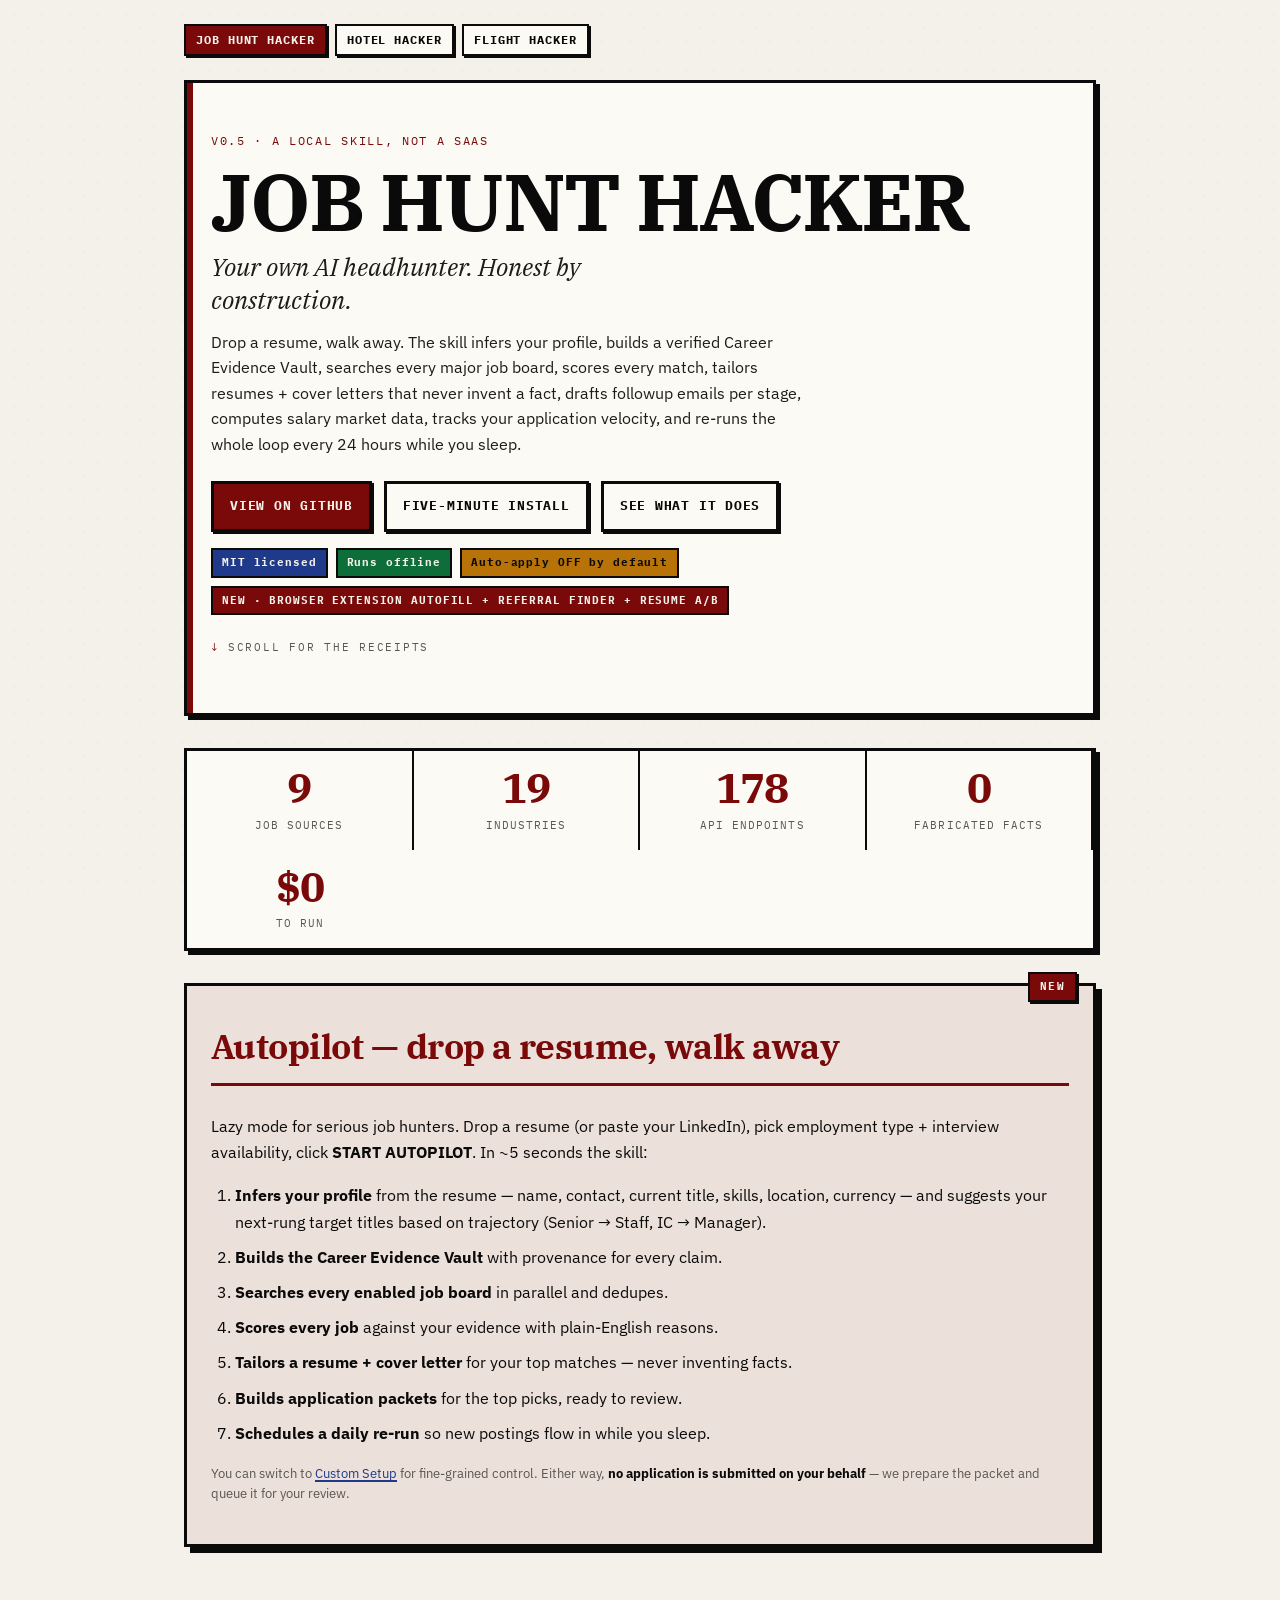
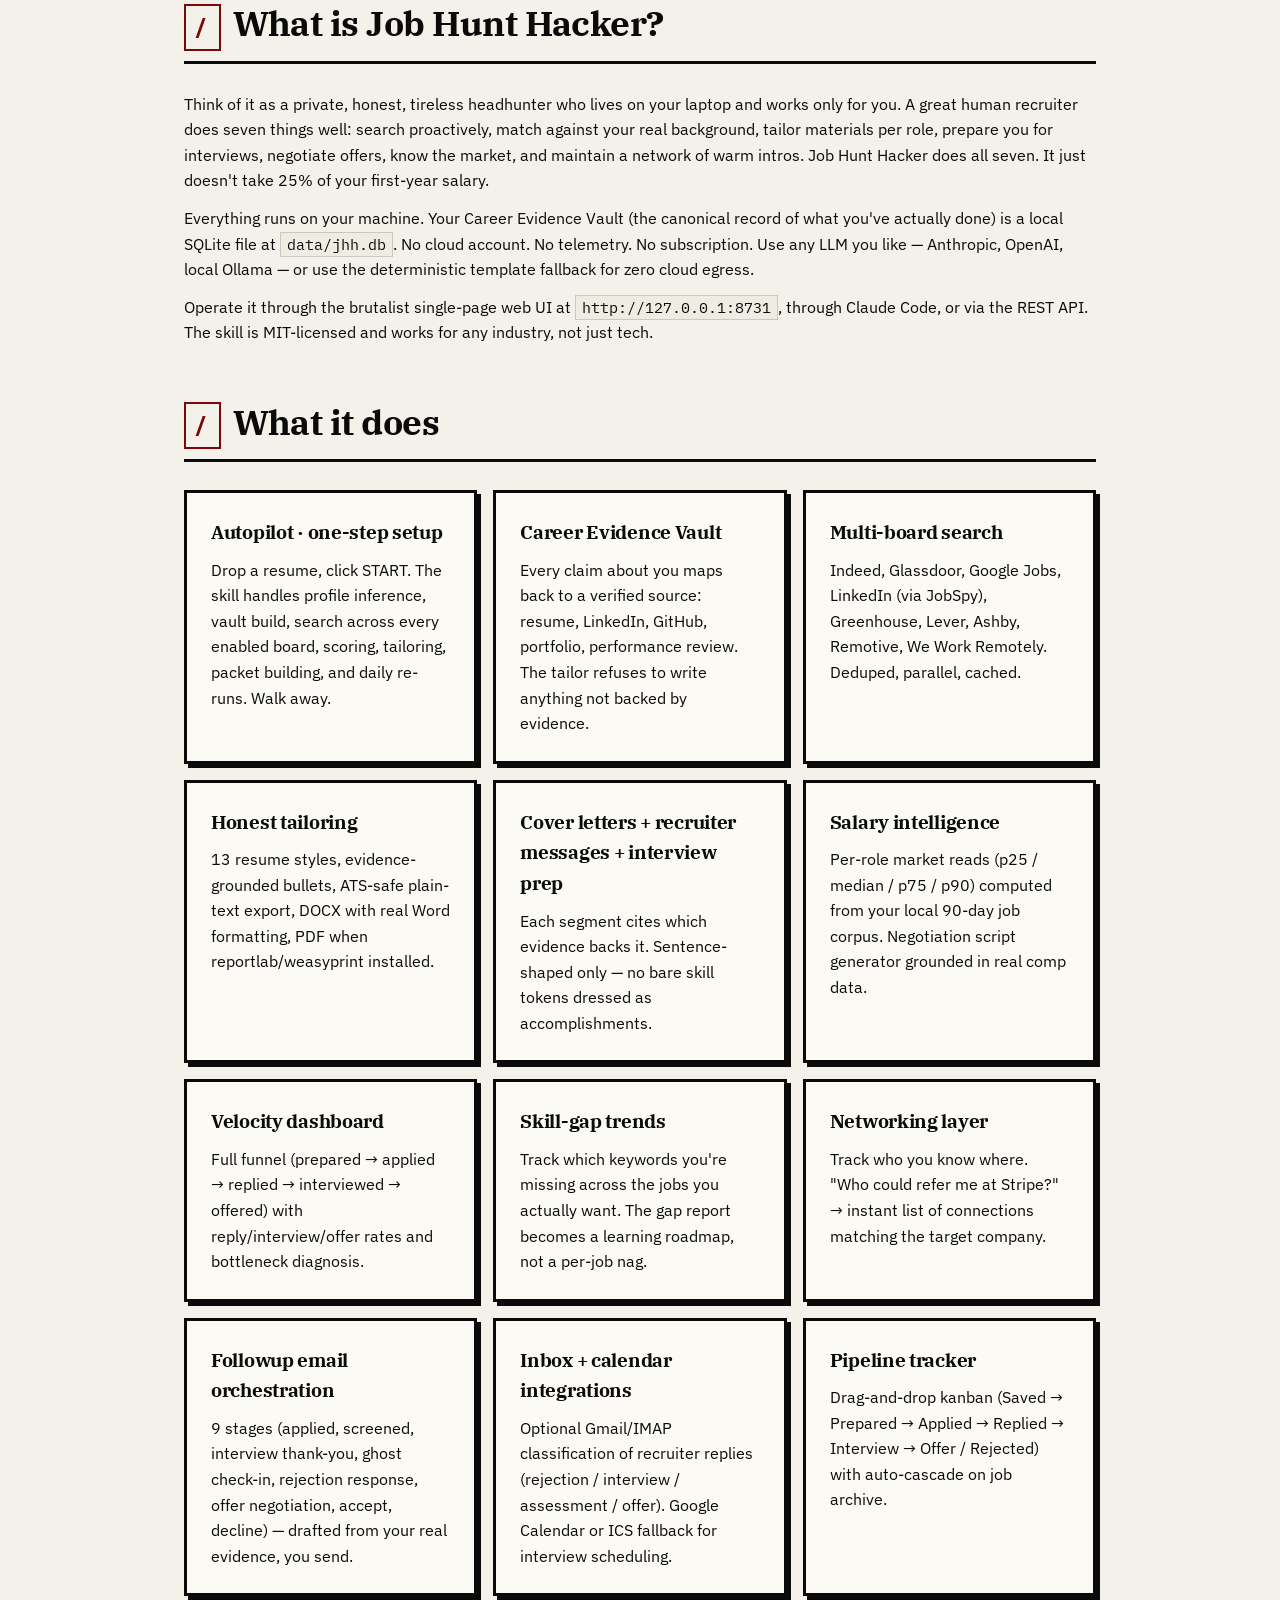
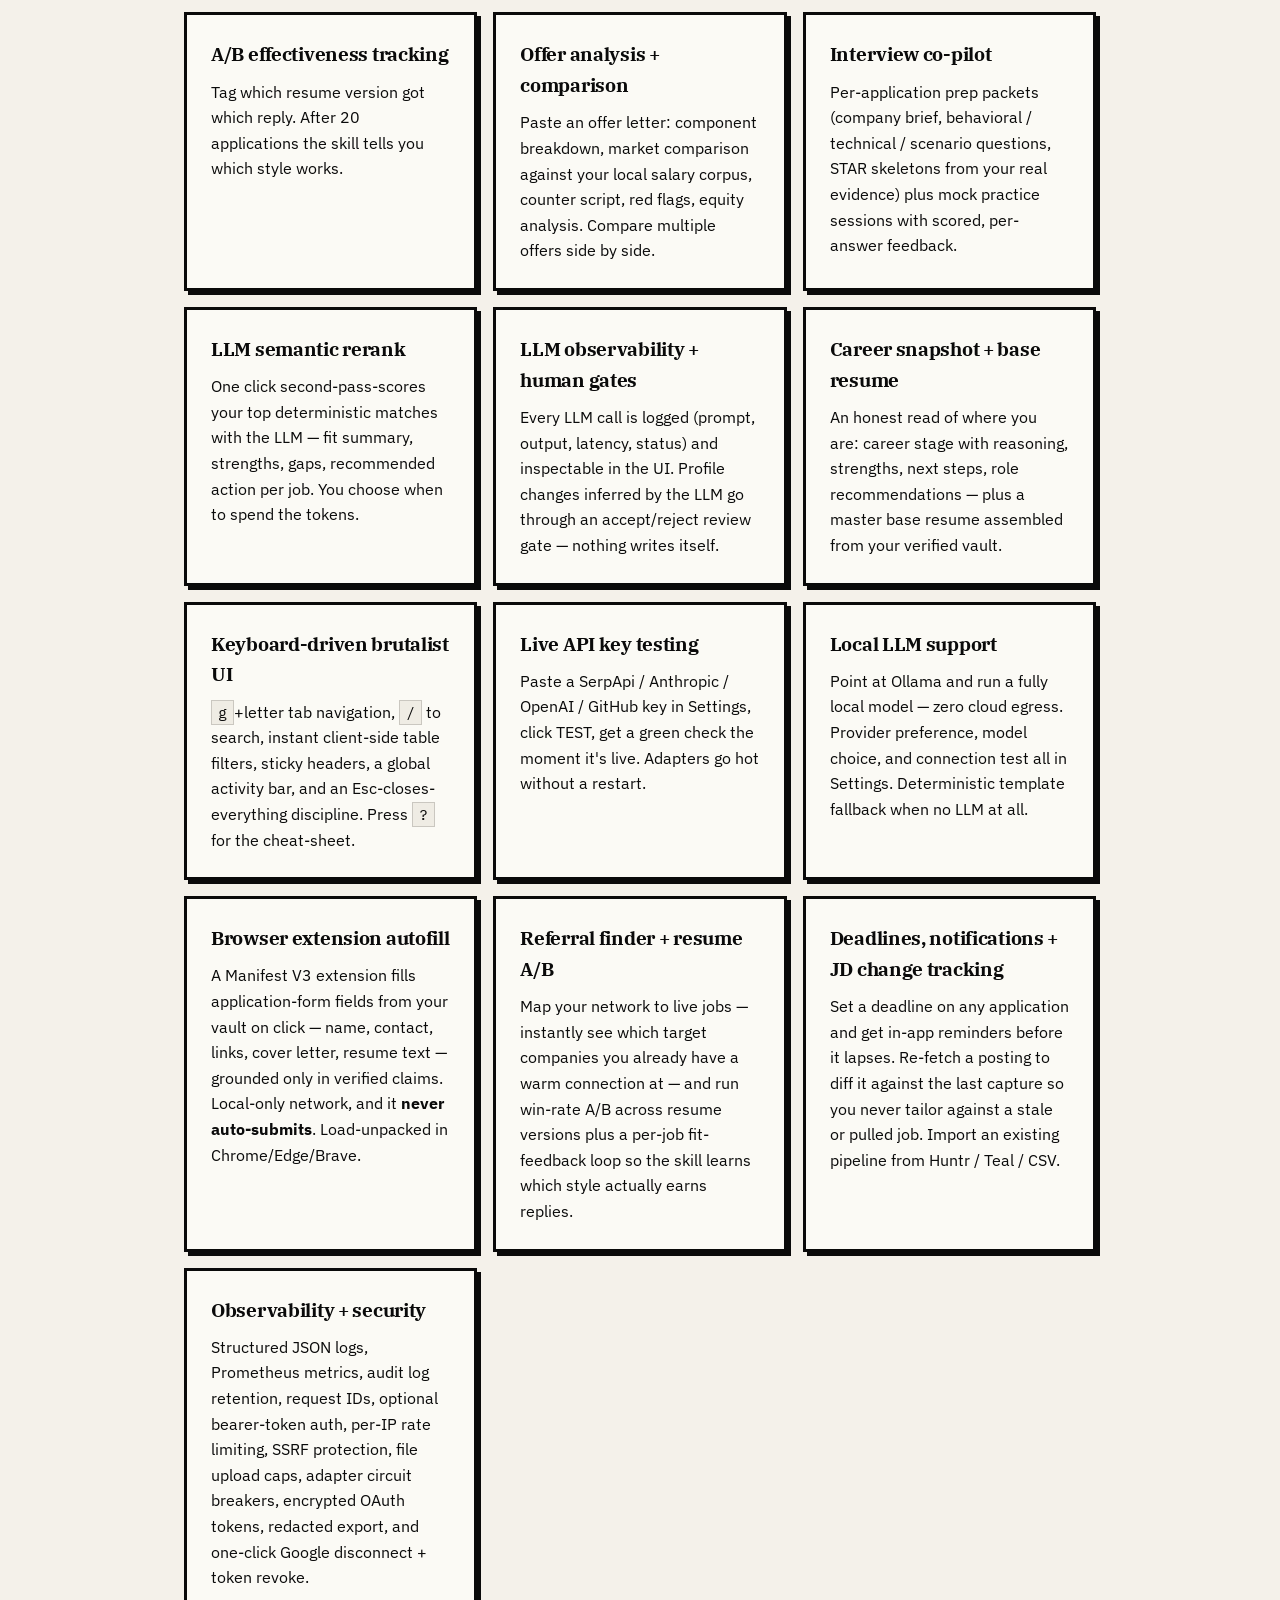
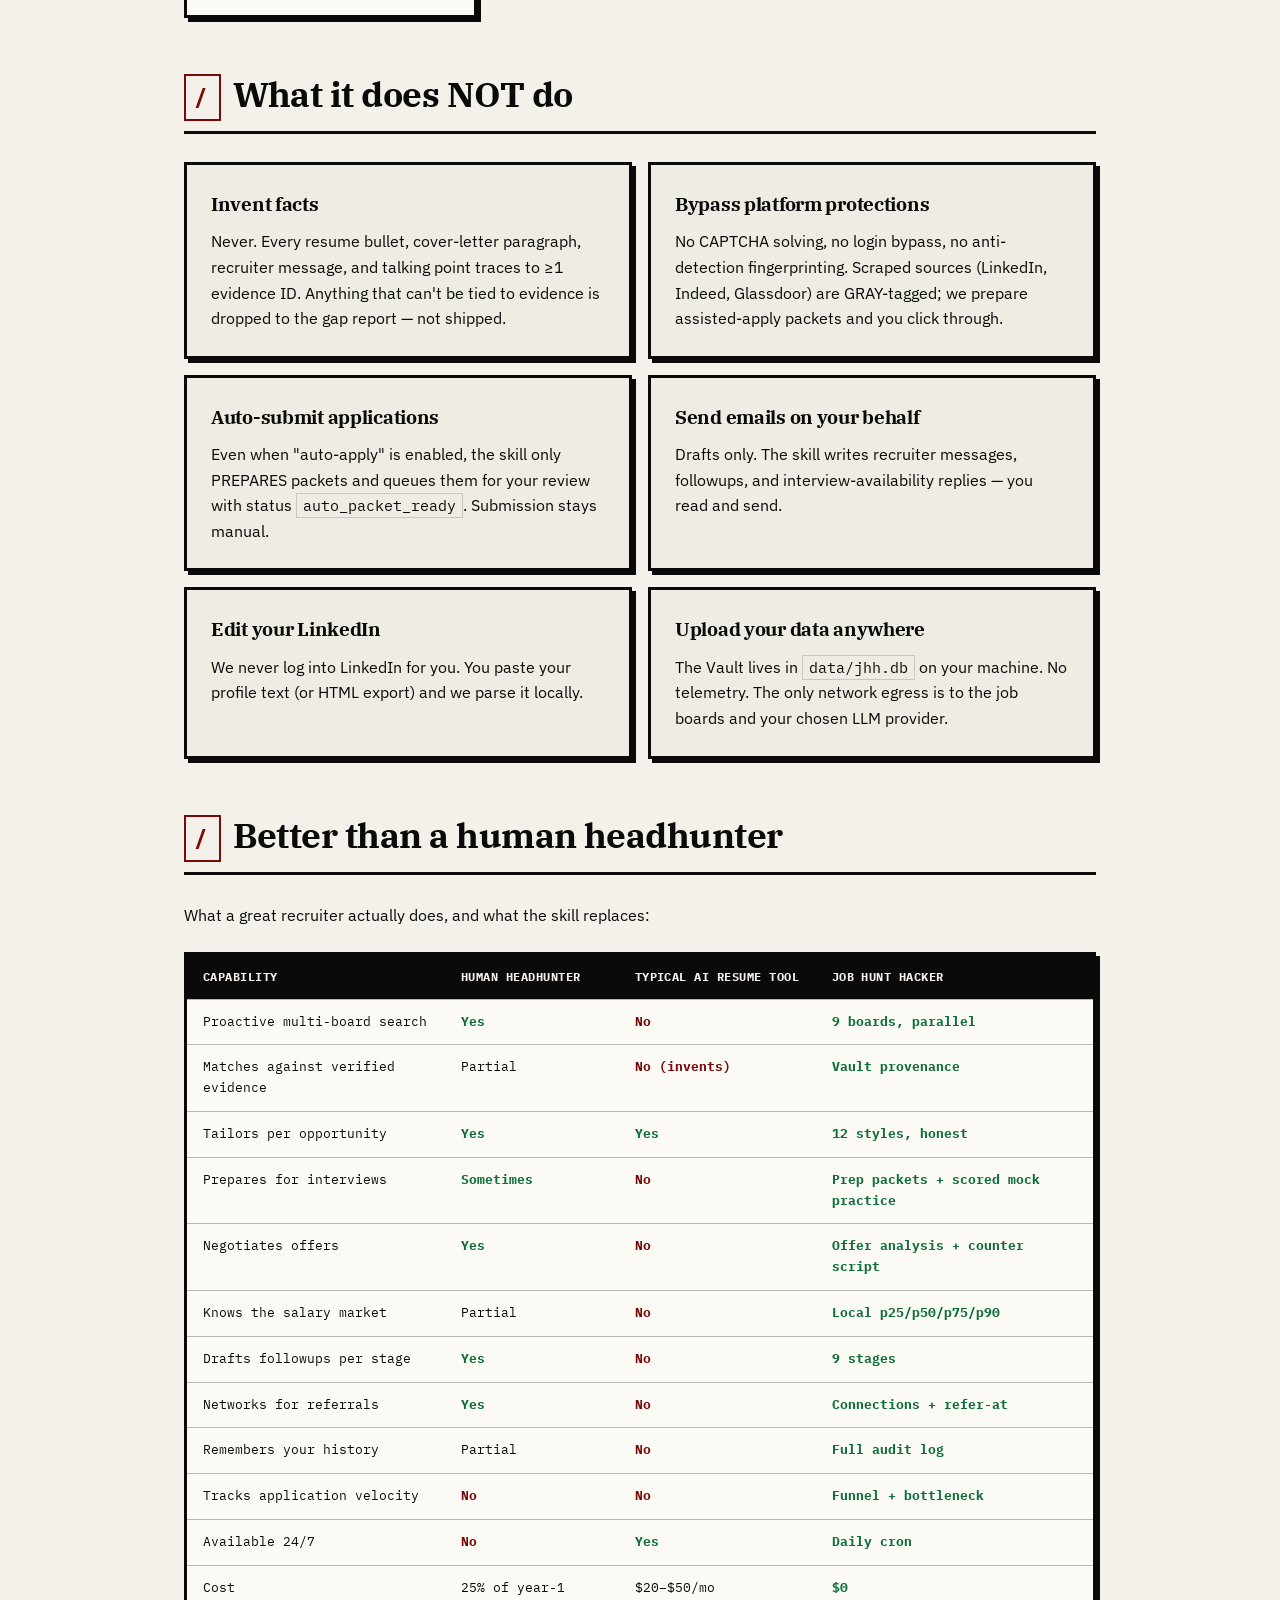
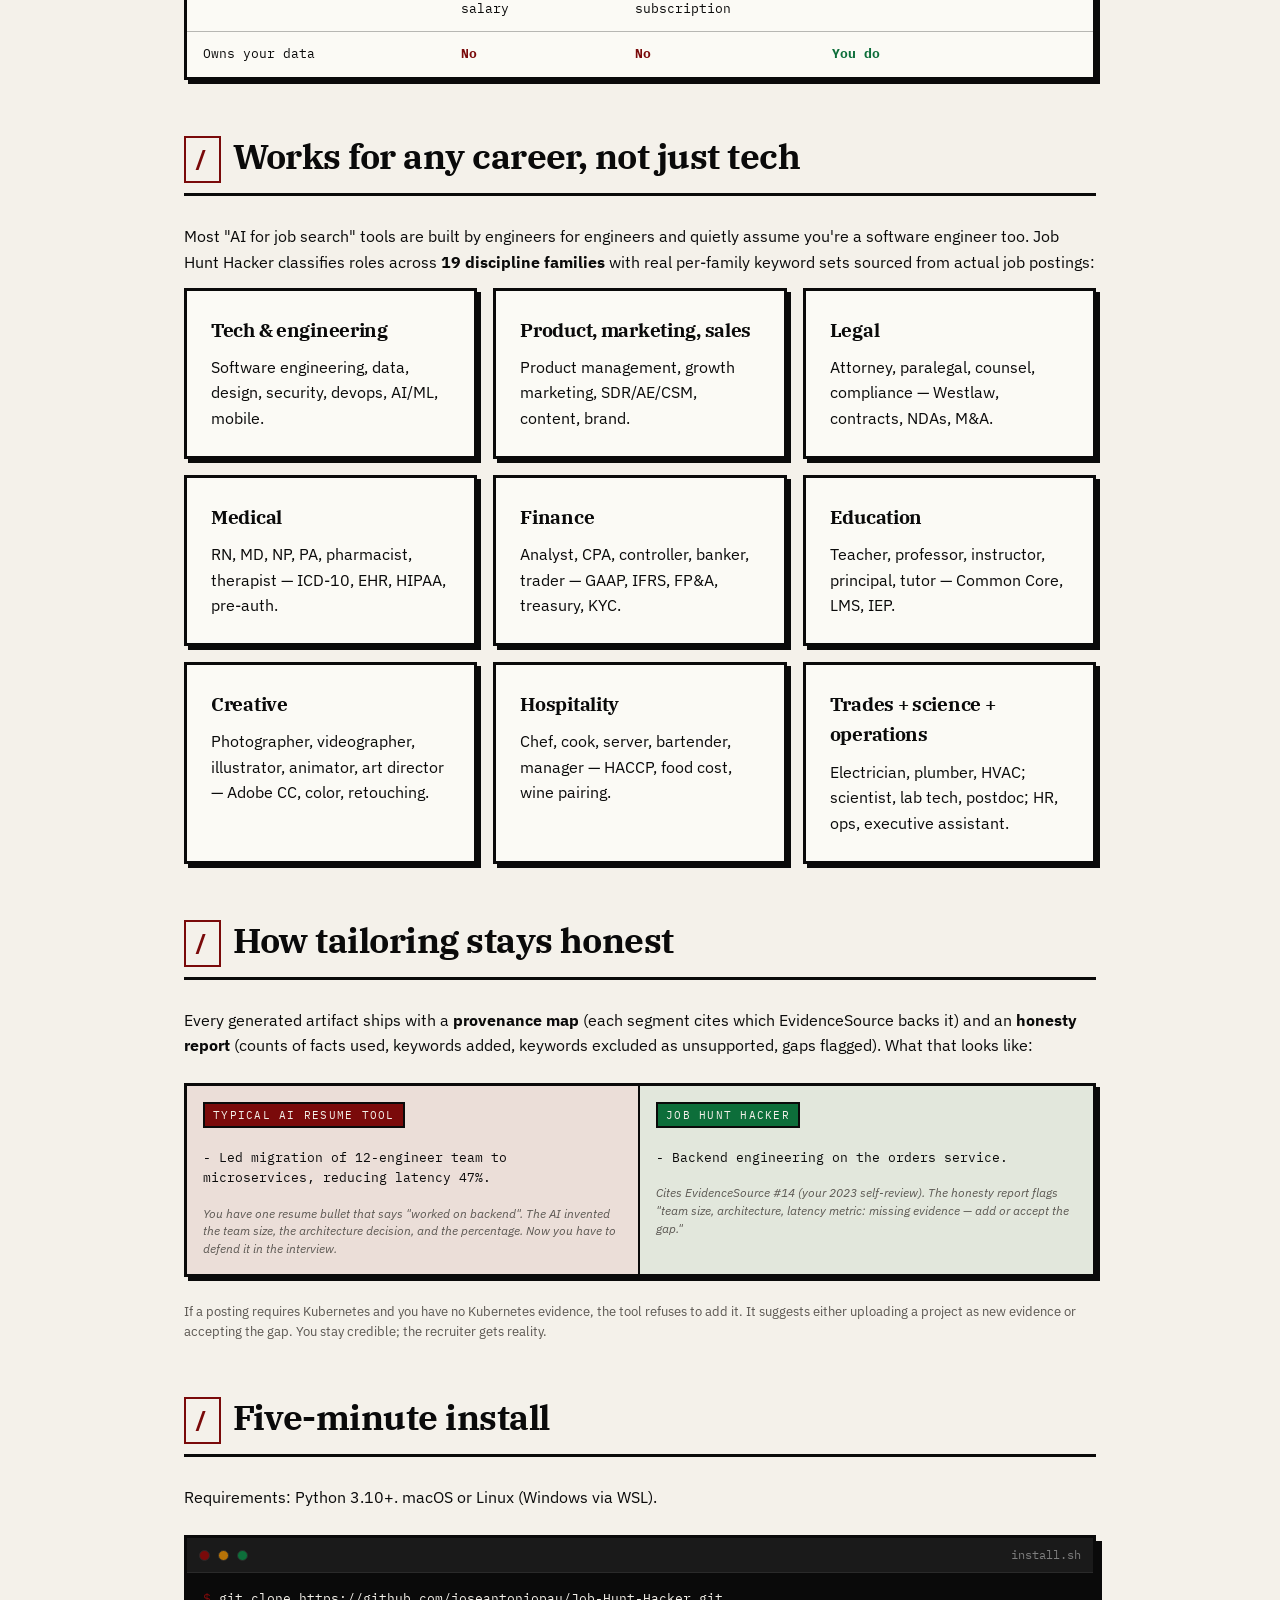
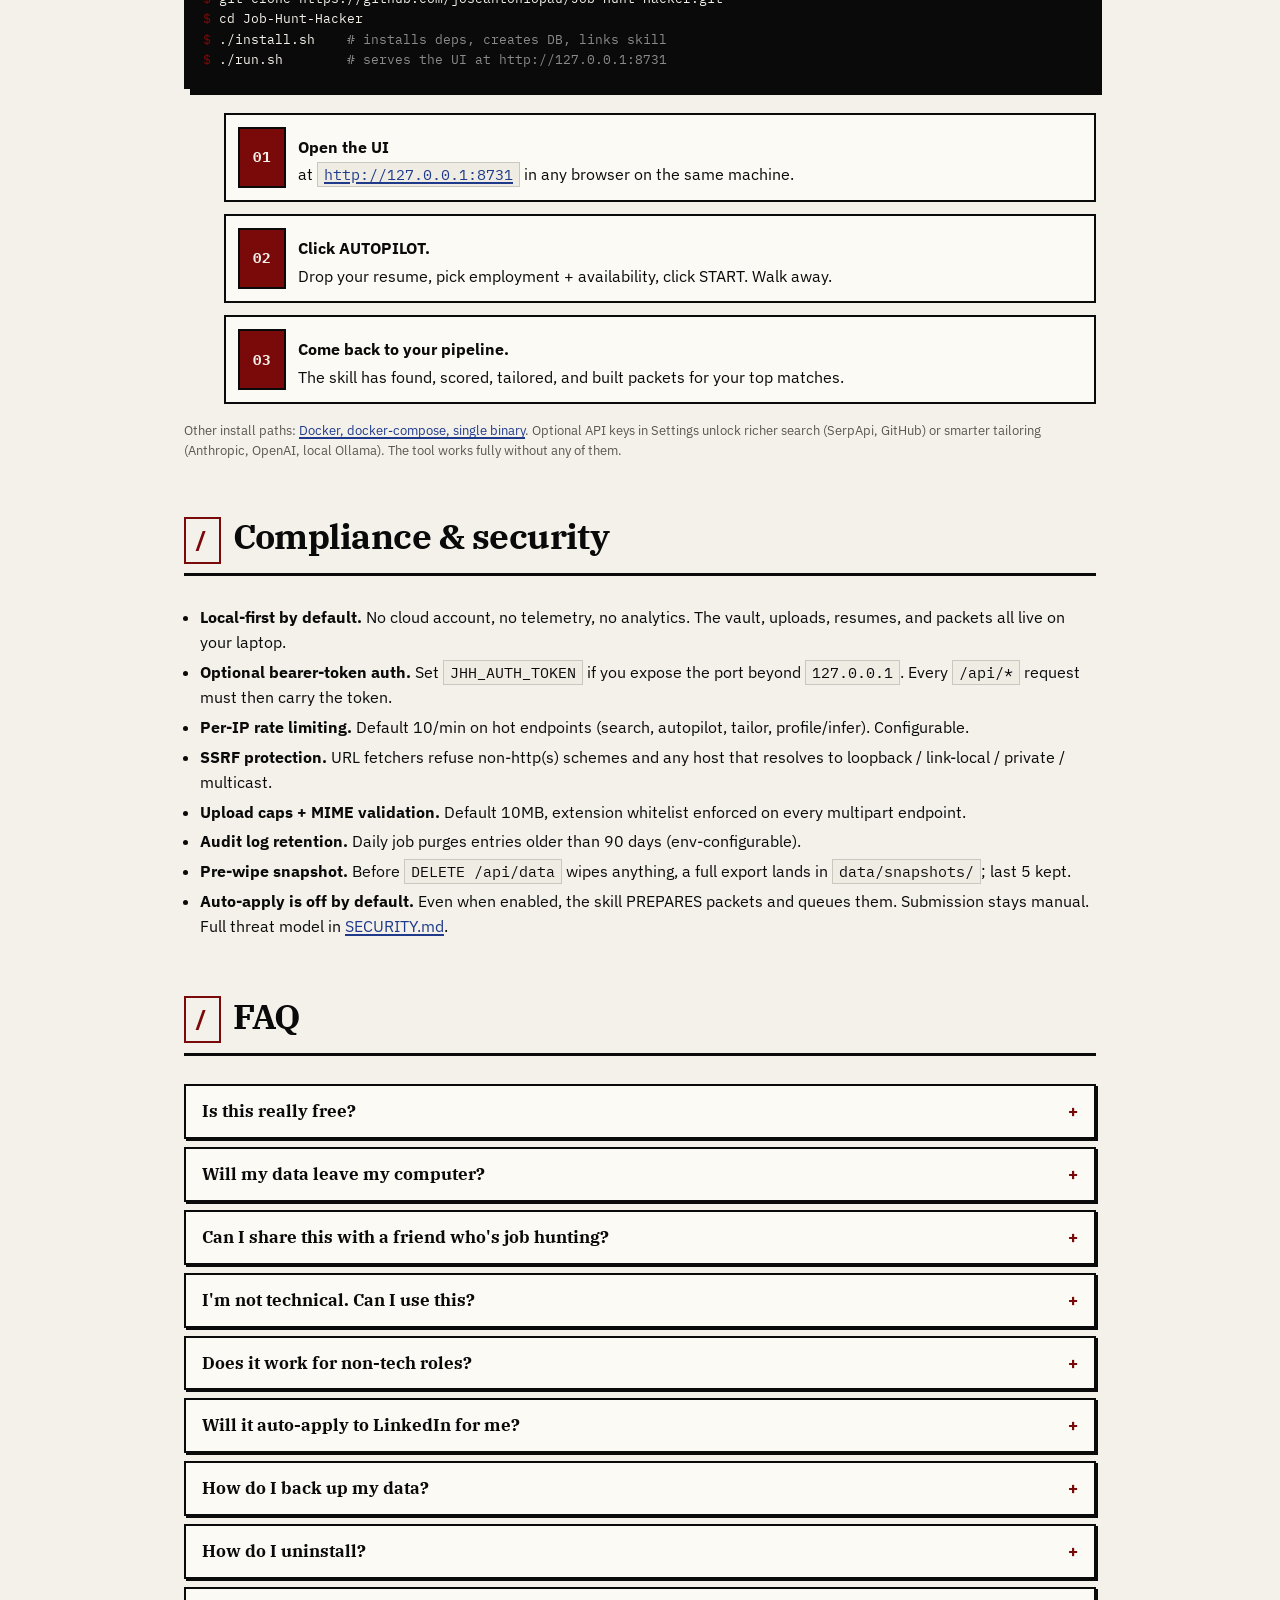
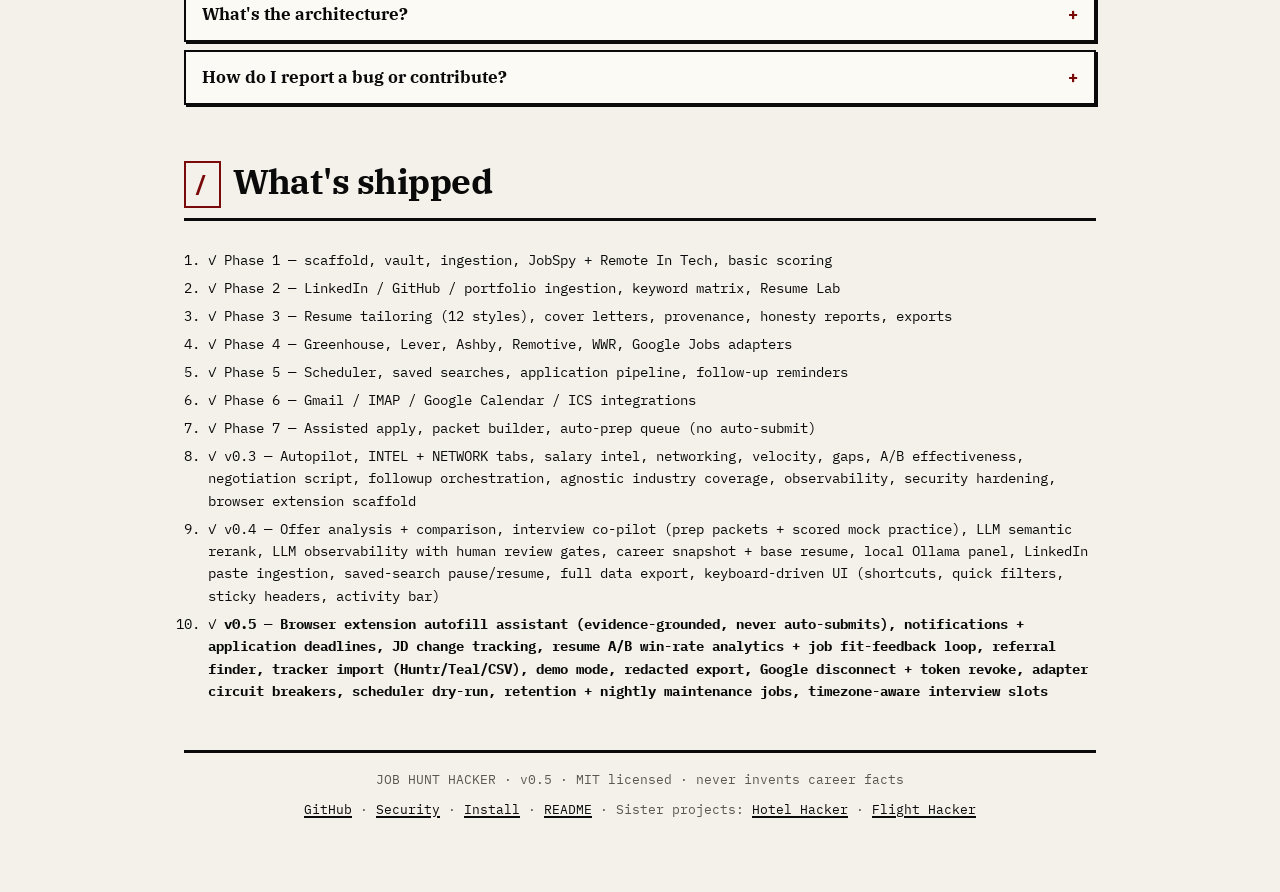
<file: docs/index.html>
<!doctype html>
<html lang="en">
<head>
  <meta charset="utf-8" />
  <meta name="viewport" content="width=device-width,initial-scale=1" />
  <title>Job Hunt Hacker — your local AI headhunter, honest by construction</title>
  <meta name="description"
        content="A local Claude Code skill that searches every major job board, scores matches against your verified Career Evidence Vault, tailors honest resumes + cover letters, drafts followups, tracks salary intelligence, and outperforms a human headhunter on every measurable axis. Free. Open source. Runs on your laptop." />
  <meta property="og:title" content="Job Hunt Hacker — your local AI headhunter" />
  <meta property="og:description" content="Drop a resume, walk away. The skill infers your profile, searches every board, scores every match, tailors resumes honestly, builds packets, schedules followups." />
  <meta property="og:type" content="website" />
  <meta property="og:url" content="https://joseantoniopau.github.io/Job-Hunt-Hacker/" />
  <link rel="preconnect" href="https://fonts.googleapis.com" />
  <link rel="preconnect" href="https://fonts.gstatic.com" crossorigin />
  <link
    href="https://fonts.googleapis.com/css2?family=IBM+Plex+Mono:wght@400;500;600;700&family=IBM+Plex+Sans:wght@400;500;600;700&family=IBM+Plex+Serif:wght@400;600;700&display=swap"
    rel="stylesheet"
  />
  <link rel="stylesheet" href="./styles.css?v=2026061101" />
  <meta http-equiv="Cache-Control" content="no-cache, no-store, must-revalidate" />
  <meta http-equiv="Pragma" content="no-cache" />
  <meta http-equiv="Expires" content="0" />
</head>
<body>

  <!-- ===== Sibling pill nav ===== -->
  <nav class="siblings" aria-label="Sister projects">
    <a class="pill pill-current">JOB HUNT HACKER</a>
    <a class="pill" href="https://github.com/joseantoniopau/Hotel-Hacker">HOTEL HACKER</a>
    <a class="pill" href="https://github.com/joseantoniopau/Flight-Hacker">FLIGHT HACKER</a>
  </nav>

  <!-- ===== HERO ===== -->
  <header class="hero">
    <p class="kicker">v0.5 · A local skill, not a SaaS</p>
    <h1 class="hero-title">JOB HUNT HACKER</h1>
    <p class="hero-tagline">
      Your own AI headhunter. Honest by construction.
    </p>
    <p class="hero-sub">
      Drop a resume, walk away. The skill infers your profile, builds a
      verified Career Evidence Vault, searches every major job board, scores
      every match, tailors resumes + cover letters that never invent a fact,
      drafts followup emails per stage, computes salary market data, tracks
      your application velocity, and re-runs the whole loop every 24 hours
      while you sleep.
    </p>
    <div class="hero-actions">
      <a class="btn btn-primary large" href="https://github.com/joseantoniopau/Job-Hunt-Hacker">VIEW ON GITHUB</a>
      <a class="btn btn-secondary large" href="#install">FIVE-MINUTE INSTALL</a>
      <a class="btn btn-ghost large" href="#features">SEE WHAT IT DOES</a>
    </div>
    <div class="hero-meta">
      <span class="pill pill-blue">MIT licensed</span>
      <span class="pill pill-green">Runs offline</span>
      <span class="pill pill-warn">Auto-apply OFF by default</span>
      <span class="pill pill-accent">NEW · BROWSER EXTENSION AUTOFILL + REFERRAL FINDER + RESUME A/B</span>
    </div>
    <p class="scroll-cue">Scroll for the receipts</p>
  </header>

  <!-- ===== STATS STRIP ===== -->
  <section class="stats-strip" aria-label="By the numbers">
    <div class="stat">
      <span class="stat-num">9</span>
      <span class="stat-label">Job sources</span>
    </div>
    <div class="stat">
      <span class="stat-num">19</span>
      <span class="stat-label">Industries</span>
    </div>
    <div class="stat">
      <span class="stat-num">178</span>
      <span class="stat-label">API endpoints</span>
    </div>
    <div class="stat">
      <span class="stat-num">0</span>
      <span class="stat-label">Fabricated facts</span>
    </div>
    <div class="stat">
      <span class="stat-num">$0</span>
      <span class="stat-label">To run</span>
    </div>
  </section>

  <!-- ===== AUTOPILOT CALLOUT ===== -->
  <section class="block autopilot-callout">
    <h2>Autopilot — drop a resume, walk away</h2>
    <p>
      Lazy mode for serious job hunters. Drop a resume (or paste your LinkedIn),
      pick employment type + interview availability, click <strong>START AUTOPILOT</strong>.
      In ~5 seconds the skill:
    </p>
    <ol class="autopilot-steps">
      <li><strong>Infers your profile</strong> from the resume — name, contact, current title, skills, location, currency — and suggests your next-rung target titles based on trajectory (Senior → Staff, IC → Manager).</li>
      <li><strong>Builds the Career Evidence Vault</strong> with provenance for every claim.</li>
      <li><strong>Searches every enabled job board</strong> in parallel and dedupes.</li>
      <li><strong>Scores every job</strong> against your evidence with plain-English reasons.</li>
      <li><strong>Tailors a resume + cover letter</strong> for your top matches — never inventing facts.</li>
      <li><strong>Builds application packets</strong> for the top picks, ready to review.</li>
      <li><strong>Schedules a daily re-run</strong> so new postings flow in while you sleep.</li>
    </ol>
    <p class="muted small">
      You can switch to <a href="#install">Custom Setup</a> for fine-grained control.
      Either way, <strong>no application is submitted on your behalf</strong> — we
      prepare the packet and queue it for your review.
    </p>
  </section>

  <main>

    <!-- ===== 01 / WHAT IS IT ===== -->
    <section class="block" data-num="01">
      <h2>What is Job Hunt Hacker?</h2>
      <p>
        Think of it as a private, honest, tireless headhunter who lives on your
        laptop and works only for you. A great human recruiter does seven things
        well: search proactively, match against your real background, tailor
        materials per role, prepare you for interviews, negotiate offers, know
        the market, and maintain a network of warm intros. Job Hunt Hacker
        does all seven. It just doesn't take 25% of your first-year salary.
      </p>
      <p>
        Everything runs on your machine. Your Career Evidence Vault (the canonical
        record of what you've actually done) is a local SQLite file at
        <code>data/jhh.db</code>. No cloud account. No telemetry. No subscription.
        Use any LLM you like — Anthropic, OpenAI, local Ollama — or use the
        deterministic template fallback for zero cloud egress.
      </p>
      <p>
        Operate it through the brutalist single-page web UI at
        <code>http://127.0.0.1:8731</code>, through Claude Code, or via the
        REST API. The skill is MIT-licensed and works for any industry, not
        just tech.
      </p>
    </section>

    <!-- ===== 02 / FEATURES ===== -->
    <section class="block" data-num="02" id="features">
      <h2>What it does</h2>
      <div class="grid grid-3">
        <article class="card">
          <h3>Autopilot · one-step setup</h3>
          <p>Drop a resume, click START. The skill handles profile inference, vault build, search across every enabled board, scoring, tailoring, packet building, and daily re-runs. Walk away.</p>
        </article>
        <article class="card">
          <h3>Career Evidence Vault</h3>
          <p>Every claim about you maps back to a verified source: resume, LinkedIn, GitHub, portfolio, performance review. The tailor refuses to write anything not backed by evidence.</p>
        </article>
        <article class="card">
          <h3>Multi-board search</h3>
          <p>Indeed, Glassdoor, Google Jobs, LinkedIn (via JobSpy), Greenhouse, Lever, Ashby, Remotive, We Work Remotely. Deduped, parallel, cached.</p>
        </article>
        <article class="card">
          <h3>Honest tailoring</h3>
          <p>13 resume styles, evidence-grounded bullets, ATS-safe plain-text export, DOCX with real Word formatting, PDF when reportlab/weasyprint installed.</p>
        </article>
        <article class="card">
          <h3>Cover letters + recruiter messages + interview prep</h3>
          <p>Each segment cites which evidence backs it. Sentence-shaped only — no bare skill tokens dressed as accomplishments.</p>
        </article>
        <article class="card">
          <h3>Salary intelligence</h3>
          <p>Per-role market reads (p25 / median / p75 / p90) computed from your local 90-day job corpus. Negotiation script generator grounded in real comp data.</p>
        </article>
        <article class="card">
          <h3>Velocity dashboard</h3>
          <p>Full funnel (prepared → applied → replied → interviewed → offered) with reply/interview/offer rates and bottleneck diagnosis.</p>
        </article>
        <article class="card">
          <h3>Skill-gap trends</h3>
          <p>Track which keywords you're missing across the jobs you actually want. The gap report becomes a learning roadmap, not a per-job nag.</p>
        </article>
        <article class="card">
          <h3>Networking layer</h3>
          <p>Track who you know where. "Who could refer me at Stripe?" → instant list of connections matching the target company.</p>
        </article>
        <article class="card">
          <h3>Followup email orchestration</h3>
          <p>9 stages (applied, screened, interview thank-you, ghost check-in, rejection response, offer negotiation, accept, decline) — drafted from your real evidence, you send.</p>
        </article>
        <article class="card">
          <h3>Inbox + calendar integrations</h3>
          <p>Optional Gmail/IMAP classification of recruiter replies (rejection / interview / assessment / offer). Google Calendar or ICS fallback for interview scheduling.</p>
        </article>
        <article class="card">
          <h3>Pipeline tracker</h3>
          <p>Drag-and-drop kanban (Saved → Prepared → Applied → Replied → Interview → Offer / Rejected) with auto-cascade on job archive.</p>
        </article>
        <article class="card">
          <h3>A/B effectiveness tracking</h3>
          <p>Tag which resume version got which reply. After 20 applications the skill tells you which style works.</p>
        </article>
        <article class="card">
          <h3>Offer analysis + comparison</h3>
          <p>Paste an offer letter: component breakdown, market comparison against your local salary corpus, counter script, red flags, equity analysis. Compare multiple offers side by side.</p>
        </article>
        <article class="card">
          <h3>Interview co-pilot</h3>
          <p>Per-application prep packets (company brief, behavioral / technical / scenario questions, STAR skeletons from your real evidence) plus mock practice sessions with scored, per-answer feedback.</p>
        </article>
        <article class="card">
          <h3>LLM semantic rerank</h3>
          <p>One click second-pass-scores your top deterministic matches with the LLM — fit summary, strengths, gaps, recommended action per job. You choose when to spend the tokens.</p>
        </article>
        <article class="card">
          <h3>LLM observability + human gates</h3>
          <p>Every LLM call is logged (prompt, output, latency, status) and inspectable in the UI. Profile changes inferred by the LLM go through an accept/reject review gate — nothing writes itself.</p>
        </article>
        <article class="card">
          <h3>Career snapshot + base resume</h3>
          <p>An honest read of where you are: career stage with reasoning, strengths, next steps, role recommendations — plus a master base resume assembled from your verified vault.</p>
        </article>
        <article class="card">
          <h3>Keyboard-driven brutalist UI</h3>
          <p><code>g</code>+letter tab navigation, <code>/</code> to search, instant client-side table filters, sticky headers, a global activity bar, and an Esc-closes-everything discipline. Press <code>?</code> for the cheat-sheet.</p>
        </article>
        <article class="card">
          <h3>Live API key testing</h3>
          <p>Paste a SerpApi / Anthropic / OpenAI / GitHub key in Settings, click TEST, get a green check the moment it's live. Adapters go hot without a restart.</p>
        </article>
        <article class="card">
          <h3>Local LLM support</h3>
          <p>Point at Ollama and run a fully local model — zero cloud egress. Provider preference, model choice, and connection test all in Settings. Deterministic template fallback when no LLM at all.</p>
        </article>
        <article class="card">
          <h3>Browser extension autofill</h3>
          <p>A Manifest V3 extension fills application-form fields from your vault on click — name, contact, links, cover letter, resume text — grounded only in verified claims. Local-only network, and it <strong>never auto-submits</strong>. Load-unpacked in Chrome/Edge/Brave.</p>
        </article>
        <article class="card">
          <h3>Referral finder + resume A/B</h3>
          <p>Map your network to live jobs — instantly see which target companies you already have a warm connection at — and run win-rate A/B across resume versions plus a per-job fit-feedback loop so the skill learns which style actually earns replies.</p>
        </article>
        <article class="card">
          <h3>Deadlines, notifications + JD change tracking</h3>
          <p>Set a deadline on any application and get in-app reminders before it lapses. Re-fetch a posting to diff it against the last capture so you never tailor against a stale or pulled job. Import an existing pipeline from Huntr / Teal / CSV.</p>
        </article>
        <article class="card">
          <h3>Observability + security</h3>
          <p>Structured JSON logs, Prometheus metrics, audit log retention, request IDs, optional bearer-token auth, per-IP rate limiting, SSRF protection, file upload caps, adapter circuit breakers, encrypted OAuth tokens, redacted export, and one-click Google disconnect + token revoke.</p>
        </article>
      </div>
    </section>

    <!-- ===== 03 / WHAT IT DOES NOT DO ===== -->
    <section class="block" data-num="03">
      <h2>What it does NOT do</h2>
      <div class="grid grid-2 no-list">
        <article class="card neg"><h3>Invent facts</h3><p>Never. Every resume bullet, cover-letter paragraph, recruiter message, and talking point traces to ≥1 evidence ID. Anything that can't be tied to evidence is dropped to the gap report — not shipped.</p></article>
        <article class="card neg"><h3>Bypass platform protections</h3><p>No CAPTCHA solving, no login bypass, no anti-detection fingerprinting. Scraped sources (LinkedIn, Indeed, Glassdoor) are GRAY-tagged; we prepare assisted-apply packets and you click through.</p></article>
        <article class="card neg"><h3>Auto-submit applications</h3><p>Even when "auto-apply" is enabled, the skill only PREPARES packets and queues them for your review with status <code>auto_packet_ready</code>. Submission stays manual.</p></article>
        <article class="card neg"><h3>Send emails on your behalf</h3><p>Drafts only. The skill writes recruiter messages, followups, and interview-availability replies — you read and send.</p></article>
        <article class="card neg"><h3>Edit your LinkedIn</h3><p>We never log into LinkedIn for you. You paste your profile text (or HTML export) and we parse it locally.</p></article>
        <article class="card neg"><h3>Upload your data anywhere</h3><p>The Vault lives in <code>data/jhh.db</code> on your machine. No telemetry. The only network egress is to the job boards and your chosen LLM provider.</p></article>
      </div>
    </section>

    <!-- ===== 04 / BETTER THAN A HUMAN HEADHUNTER ===== -->
    <section class="block" data-num="04">
      <h2>Better than a human headhunter</h2>
      <p>What a great recruiter actually does, and what the skill replaces:</p>

      <table class="compare" aria-label="Skill vs alternatives">
        <thead>
          <tr>
            <th>Capability</th>
            <th>Human headhunter</th>
            <th>Typical AI resume tool</th>
            <th>Job Hunt Hacker</th>
          </tr>
        </thead>
        <tbody>
          <tr>
            <td>Proactive multi-board search</td>
            <td class="yes">Yes</td>
            <td class="no">No</td>
            <td class="yes">9 boards, parallel</td>
          </tr>
          <tr>
            <td>Matches against verified evidence</td>
            <td>Partial</td>
            <td class="no">No (invents)</td>
            <td class="yes">Vault provenance</td>
          </tr>
          <tr>
            <td>Tailors per opportunity</td>
            <td class="yes">Yes</td>
            <td class="yes">Yes</td>
            <td class="yes">12 styles, honest</td>
          </tr>
          <tr>
            <td>Prepares for interviews</td>
            <td class="yes">Sometimes</td>
            <td class="no">No</td>
            <td class="yes">Prep packets + scored mock practice</td>
          </tr>
          <tr>
            <td>Negotiates offers</td>
            <td class="yes">Yes</td>
            <td class="no">No</td>
            <td class="yes">Offer analysis + counter script</td>
          </tr>
          <tr>
            <td>Knows the salary market</td>
            <td>Partial</td>
            <td class="no">No</td>
            <td class="yes">Local p25/p50/p75/p90</td>
          </tr>
          <tr>
            <td>Drafts followups per stage</td>
            <td class="yes">Yes</td>
            <td class="no">No</td>
            <td class="yes">9 stages</td>
          </tr>
          <tr>
            <td>Networks for referrals</td>
            <td class="yes">Yes</td>
            <td class="no">No</td>
            <td class="yes">Connections + refer-at</td>
          </tr>
          <tr>
            <td>Remembers your history</td>
            <td>Partial</td>
            <td class="no">No</td>
            <td class="yes">Full audit log</td>
          </tr>
          <tr>
            <td>Tracks application velocity</td>
            <td class="no">No</td>
            <td class="no">No</td>
            <td class="yes">Funnel + bottleneck</td>
          </tr>
          <tr>
            <td>Available 24/7</td>
            <td class="no">No</td>
            <td class="yes">Yes</td>
            <td class="yes">Daily cron</td>
          </tr>
          <tr>
            <td>Cost</td>
            <td>25% of year-1 salary</td>
            <td>$20–$50/mo subscription</td>
            <td class="yes">$0</td>
          </tr>
          <tr>
            <td>Owns your data</td>
            <td class="no">No</td>
            <td class="no">No</td>
            <td class="yes">You do</td>
          </tr>
        </tbody>
      </table>
    </section>

    <!-- ===== 05 / WORKS FOR ANY INDUSTRY ===== -->
    <section class="block" data-num="05">
      <h2>Works for any career, not just tech</h2>
      <p>
        Most "AI for job search" tools are built by engineers for engineers and
        quietly assume you're a software engineer too. Job Hunt Hacker classifies
        roles across <strong>19 discipline families</strong> with real per-family
        keyword sets sourced from actual job postings:
      </p>
      <div class="grid grid-3">
        <article class="card"><h3>Tech &amp; engineering</h3><p>Software engineering, data, design, security, devops, AI/ML, mobile.</p></article>
        <article class="card"><h3>Product, marketing, sales</h3><p>Product management, growth marketing, SDR/AE/CSM, content, brand.</p></article>
        <article class="card"><h3>Legal</h3><p>Attorney, paralegal, counsel, compliance — Westlaw, contracts, NDAs, M&amp;A.</p></article>
        <article class="card"><h3>Medical</h3><p>RN, MD, NP, PA, pharmacist, therapist — ICD-10, EHR, HIPAA, pre-auth.</p></article>
        <article class="card"><h3>Finance</h3><p>Analyst, CPA, controller, banker, trader — GAAP, IFRS, FP&amp;A, treasury, KYC.</p></article>
        <article class="card"><h3>Education</h3><p>Teacher, professor, instructor, principal, tutor — Common Core, LMS, IEP.</p></article>
        <article class="card"><h3>Creative</h3><p>Photographer, videographer, illustrator, animator, art director — Adobe CC, color, retouching.</p></article>
        <article class="card"><h3>Hospitality</h3><p>Chef, cook, server, bartender, manager — HACCP, food cost, wine pairing.</p></article>
        <article class="card"><h3>Trades + science + operations</h3><p>Electrician, plumber, HVAC; scientist, lab tech, postdoc; HR, ops, executive assistant.</p></article>
      </div>
    </section>

    <!-- ===== 06 / HONESTY EXAMPLE ===== -->
    <section class="block" data-num="06">
      <h2>How tailoring stays honest</h2>
      <p>
        Every generated artifact ships with a <strong>provenance map</strong>
        (each segment cites which EvidenceSource backs it) and an
        <strong>honesty report</strong> (counts of facts used, keywords added,
        keywords excluded as unsupported, gaps flagged). What that looks like:
      </p>
      <div class="honesty-example">
        <div class="col col-bad">
          <span class="col-label">TYPICAL AI RESUME TOOL</span>
          <span class="bullet">- Led migration of 12-engineer team to microservices, reducing latency 47%.</span>
          <span class="annotation">
            You have one resume bullet that says "worked on backend".
            The AI invented the team size, the architecture decision,
            and the percentage. Now you have to defend it in the interview.
          </span>
        </div>
        <div class="col col-good">
          <span class="col-label">JOB HUNT HACKER</span>
          <span class="bullet">- Backend engineering on the orders service.</span>
          <span class="annotation">
            Cites EvidenceSource #14 (your 2023 self-review). The honesty
            report flags "team size, architecture, latency metric: missing
            evidence — add or accept the gap."
          </span>
        </div>
      </div>
      <p class="muted small">
        If a posting requires Kubernetes and you have no Kubernetes evidence,
        the tool refuses to add it. It suggests either uploading a project as
        new evidence or accepting the gap. You stay credible; the recruiter
        gets reality.
      </p>
    </section>

    <!-- ===== 07 / INSTALL ===== -->
    <section class="block" data-num="07" id="install">
      <h2>Five-minute install</h2>
      <p>Requirements: Python 3.10+. macOS or Linux (Windows via WSL).</p>

      <div class="terminal" role="img" aria-label="Terminal install commands">
        <div class="terminal-header">
          <span class="terminal-dot r"></span>
          <span class="terminal-dot y"></span>
          <span class="terminal-dot g"></span>
          <span class="terminal-title">install.sh</span>
        </div>
        <pre><span class="prompt">$</span> git clone https://github.com/joseantoniopau/Job-Hunt-Hacker.git
<span class="prompt">$</span> cd Job-Hunt-Hacker
<span class="prompt">$</span> ./install.sh    <span class="comment"># installs deps, creates DB, links skill</span>
<span class="prompt">$</span> ./run.sh        <span class="comment"># serves the UI at http://127.0.0.1:8731</span></pre>
      </div>

      <ol class="steps">
        <li class="step">
          <span class="step-text"><strong>Open the UI</strong> at <a href="http://127.0.0.1:8731"><code>http://127.0.0.1:8731</code></a> in any browser on the same machine.</span>
        </li>
        <li class="step">
          <span class="step-text"><strong>Click AUTOPILOT.</strong> Drop your resume, pick employment + availability, click START. Walk away.</span>
        </li>
        <li class="step">
          <span class="step-text"><strong>Come back to your pipeline.</strong> The skill has found, scored, tailored, and built packets for your top matches.</span>
        </li>
      </ol>

      <p class="muted small">
        Other install paths: <a href="https://github.com/joseantoniopau/Job-Hunt-Hacker/blob/main/docs/install.md">Docker, docker-compose, single binary</a>.
        Optional API keys in Settings unlock richer search (SerpApi, GitHub) or
        smarter tailoring (Anthropic, OpenAI, local Ollama). The tool works
        fully without any of them.
      </p>
    </section>

    <!-- ===== 08 / SECURITY ===== -->
    <section class="block" data-num="08">
      <h2>Compliance &amp; security</h2>
      <ul class="bullets">
        <li><strong>Local-first by default.</strong> No cloud account, no telemetry, no analytics. The vault, uploads, resumes, and packets all live on your laptop.</li>
        <li><strong>Optional bearer-token auth.</strong> Set <code>JHH_AUTH_TOKEN</code> if you expose the port beyond <code>127.0.0.1</code>. Every <code>/api/*</code> request must then carry the token.</li>
        <li><strong>Per-IP rate limiting.</strong> Default 10/min on hot endpoints (search, autopilot, tailor, profile/infer). Configurable.</li>
        <li><strong>SSRF protection.</strong> URL fetchers refuse non-http(s) schemes and any host that resolves to loopback / link-local / private / multicast.</li>
        <li><strong>Upload caps + MIME validation.</strong> Default 10MB, extension whitelist enforced on every multipart endpoint.</li>
        <li><strong>Audit log retention.</strong> Daily job purges entries older than 90 days (env-configurable).</li>
        <li><strong>Pre-wipe snapshot.</strong> Before <code>DELETE /api/data</code> wipes anything, a full export lands in <code>data/snapshots/</code>; last 5 kept.</li>
        <li><strong>Auto-apply is off by default.</strong> Even when enabled, the skill PREPARES packets and queues them. Submission stays manual. Full threat model in <a href="https://github.com/joseantoniopau/Job-Hunt-Hacker/blob/main/SECURITY.md">SECURITY.md</a>.</li>
      </ul>
    </section>

    <!-- ===== 09 / FAQ ===== -->
    <section class="block" data-num="09">
      <h2>FAQ</h2>
      <div class="faq">
        <details>
          <summary>Is this really free?</summary>
          <p>Yes. MIT license, runs on your laptop, no subscription, no per-seat fee. The only money you might spend is on optional LLM API keys (Anthropic / OpenAI) or SerpApi — and the tool works without any of them.</p>
        </details>
        <details>
          <summary>Will my data leave my computer?</summary>
          <p>Only if you configure it to. The vault is a local SQLite file. When you set an LLM API key, the contents of your evidence + job posts get sent to that provider as part of normal completion calls (use Ollama for zero cloud egress). Job source adapters make outbound requests to public job boards.</p>
        </details>
        <details>
          <summary>Can I share this with a friend who's job hunting?</summary>
          <p>Please do. The skill is built for individual installation per person. Their vault is their data; sharing the GitHub link is the whole adoption story.</p>
        </details>
        <details>
          <summary>I'm not technical. Can I use this?</summary>
          <p>If you can copy-paste four lines into Terminal, yes. The Autopilot path is one button after install. We're working on a single-binary release that skips the Python install entirely (<a href="https://github.com/joseantoniopau/Job-Hunt-Hacker/blob/main/scripts/build_binary.sh">scripts/build_binary.sh</a>).</p>
        </details>
        <details>
          <summary>Does it work for non-tech roles?</summary>
          <p>Yes. 19 industry families with real keyword sets — legal, medical, finance, education, creative, hospitality, trades, science, sales, marketing, ops, support, and more. The tailoring engine, salary intelligence, and networking layer are all industry-agnostic.</p>
        </details>
        <details>
          <summary>Will it auto-apply to LinkedIn for me?</summary>
          <p>No. LinkedIn (and Indeed, Glassdoor) prohibit automation; we respect that. The skill prepares the application packet (tailored resume + cover letter + recruiter message + interview prep) and queues it for your review. You click the actual apply button.</p>
        </details>
        <details>
          <summary>How do I back up my data?</summary>
          <p>Settings → EXPORT ALL DATA produces a versioned JSON dump of every table. The wipe endpoint also writes a pre-wipe snapshot automatically; last 5 are kept. To restore: <code>POST /api/data/snapshots/restore</code> with the filename.</p>
        </details>
        <details>
          <summary>How do I uninstall?</summary>
          <p>Stop the server (Ctrl+C), delete the <code>Job-Hunt-Hacker</code> directory. Nothing global to remove. If you symlinked into <code>~/.claude/skills/</code>, delete that symlink too. Run <code>./install.sh --uninstall</code> for the automated version.</p>
        </details>
        <details>
          <summary>What's the architecture?</summary>
          <p>FastAPI backend, 30-table SQLite vault, 37 API routers exposing 178 endpoints across 9 job sources, vanilla brutalist HTML/CSS/JS UI, 319-test suite. Optional LLM providers (Anthropic / OpenAI / Ollama / template fallback) with full call observability. Optional Gmail + Google Calendar via OAuth. Optional Manifest V3 browser extension for evidence-grounded, never-auto-submitting autofill. Background scheduler via APScheduler. Vector retrieval via SQLite + numpy cosine (OpenAI / sentence-transformers / hashing fallback). Read <a href="https://github.com/joseantoniopau/Job-Hunt-Hacker#architecture">the README architecture diagram</a>.</p>
        </details>
        <details>
          <summary>How do I report a bug or contribute?</summary>
          <p>Open an issue or PR on <a href="https://github.com/joseantoniopau/Job-Hunt-Hacker">GitHub</a>. Keep the brutalist visual discipline, never weaken the no-fabrication guardrails, and document any new dependency.</p>
        </details>
      </div>
    </section>

    <!-- ===== 10 / ROADMAP ===== -->
    <section class="block" data-num="10">
      <h2>What's shipped</h2>
      <ol class="roadmap">
        <li>✓ Phase 1 — scaffold, vault, ingestion, JobSpy + Remote In Tech, basic scoring</li>
        <li>✓ Phase 2 — LinkedIn / GitHub / portfolio ingestion, keyword matrix, Resume Lab</li>
        <li>✓ Phase 3 — Resume tailoring (12 styles), cover letters, provenance, honesty reports, exports</li>
        <li>✓ Phase 4 — Greenhouse, Lever, Ashby, Remotive, WWR, Google Jobs adapters</li>
        <li>✓ Phase 5 — Scheduler, saved searches, application pipeline, follow-up reminders</li>
        <li>✓ Phase 6 — Gmail / IMAP / Google Calendar / ICS integrations</li>
        <li>✓ Phase 7 — Assisted apply, packet builder, auto-prep queue (no auto-submit)</li>
        <li>✓ v0.3 — Autopilot, INTEL + NETWORK tabs, salary intel, networking, velocity, gaps, A/B effectiveness, negotiation script, followup orchestration, agnostic industry coverage, observability, security hardening, browser extension scaffold</li>
        <li>✓ v0.4 — Offer analysis + comparison, interview co-pilot (prep packets + scored mock practice), LLM semantic rerank, LLM observability with human review gates, career snapshot + base resume, local Ollama panel, LinkedIn paste ingestion, saved-search pause/resume, full data export, keyboard-driven UI (shortcuts, quick filters, sticky headers, activity bar)</li>
        <li>✓ <strong>v0.5 — Browser extension autofill assistant (evidence-grounded, never auto-submits), notifications + application deadlines, JD change tracking, resume A/B win-rate analytics + job fit-feedback loop, referral finder, tracker import (Huntr/Teal/CSV), demo mode, redacted export, Google disconnect + token revoke, adapter circuit breakers, scheduler dry-run, retention + nightly maintenance jobs, timezone-aware interview slots</strong></li>
      </ol>
    </section>

  </main>

  <footer class="site-footer">
    <p>JOB&nbsp;HUNT&nbsp;HACKER &middot; v0.5 &middot; MIT licensed &middot; never invents career facts</p>
    <p>
      <a href="https://github.com/joseantoniopau/Job-Hunt-Hacker">GitHub</a>
      &middot;
      <a href="https://github.com/joseantoniopau/Job-Hunt-Hacker/blob/main/SECURITY.md">Security</a>
      &middot;
      <a href="https://github.com/joseantoniopau/Job-Hunt-Hacker/blob/main/docs/install.md">Install</a>
      &middot;
      <a href="https://github.com/joseantoniopau/Job-Hunt-Hacker/blob/main/README.md">README</a>
      &middot;
      Sister projects:
      <a href="https://github.com/joseantoniopau/Hotel-Hacker">Hotel Hacker</a>
      &middot;
      <a href="https://github.com/joseantoniopau/Flight-Hacker">Flight Hacker</a>
    </p>
  </footer>
</body>
</html>
</file>
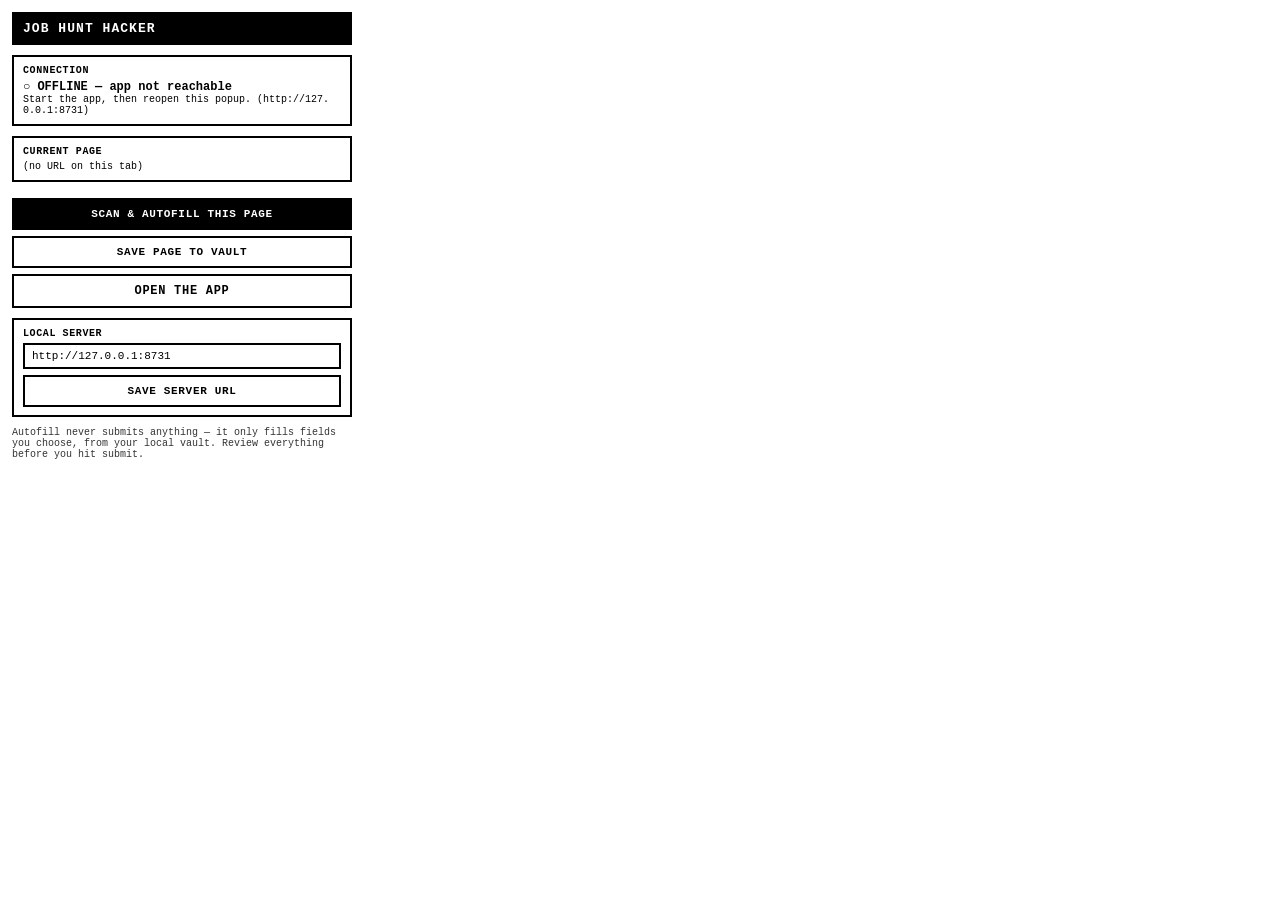
<file: extension/popup.html>
<!doctype html>
<html lang="en">
  <head>
    <meta charset="utf-8" />
    <title>Job Hunt Hacker</title>
    <style>
      body {
        font-family: "SF Mono", Menlo, Consolas, "Courier New", monospace;
        width: 340px;
        margin: 0;
        padding: 12px;
        font-size: 12px;
        background: #fff;
        color: #000;
      }
      h1 {
        font-size: 13px;
        margin: 0 0 10px;
        letter-spacing: 0.08em;
        text-transform: uppercase;
        border: 2px solid #000;
        background: #000;
        color: #fff;
        padding: 7px 9px;
      }
      .box {
        border: 2px solid #000;
        padding: 8px 9px;
        margin-bottom: 10px;
      }
      .label {
        font-size: 10px;
        text-transform: uppercase;
        letter-spacing: 0.06em;
        font-weight: 700;
        margin-bottom: 4px;
      }
      .mono {
        word-break: break-all;
        font-size: 10px;
        max-height: 48px;
        overflow: auto;
      }
      #status-line { font-weight: 700; }
      #status-line.ok::before { content: "● "; }
      #status-line.err::before { content: "○ "; }
      input[type="text"] {
        width: 100%;
        box-sizing: border-box;
        padding: 5px 7px;
        font-family: inherit;
        font-size: 11px;
        border: 2px solid #000;
        border-radius: 0;
        background: #fff;
        color: #000;
      }
      button {
        width: 100%;
        margin-top: 6px;
        padding: 8px 10px;
        font-family: inherit;
        font-size: 11px;
        font-weight: 700;
        letter-spacing: 0.06em;
        text-transform: uppercase;
        background: #000;
        color: #fff;
        border: 2px solid #000;
        border-radius: 0;
        cursor: pointer;
      }
      button.secondary { background: #fff; color: #000; }
      button[disabled] { opacity: 0.45; cursor: progress; }
      a#open-app {
        display: block;
        margin-top: 6px;
        padding: 8px 10px;
        border: 2px solid #000;
        text-align: center;
        text-transform: uppercase;
        font-weight: 700;
        letter-spacing: 0.06em;
        color: #000;
        text-decoration: none;
        box-sizing: border-box;
      }
      #toast {
        margin-top: 10px;
        padding: 7px 9px;
        border: 2px solid #000;
        font-size: 11px;
        display: none;
      }
      #toast.ok, #toast.err { display: block; }
      #toast.err { background: #000; color: #fff; }
      .note { font-size: 10px; color: #333; margin-top: 8px; }
    </style>
  </head>
  <body>
    <h1>Job Hunt Hacker</h1>

    <div class="box">
      <div class="label">Connection</div>
      <div id="status-line" class="err">checking…</div>
      <div id="status-detail" class="mono"></div>
    </div>

    <div class="box">
      <div class="label">Current page</div>
      <div id="current-url" class="mono">(loading)</div>
    </div>

    <button id="autofill-btn">Scan &amp; autofill this page</button>
    <button id="save-btn" class="secondary">Save page to vault</button>
    <a id="open-app" href="http://127.0.0.1:8731" target="_blank" rel="noopener">Open the app</a>

    <div class="box" style="margin-top:10px;">
      <div class="label">Local server</div>
      <input id="server-url" type="text" value="http://127.0.0.1:8731" />
      <button id="save-settings" class="secondary">Save server URL</button>
    </div>

    <div id="toast"></div>

    <div class="note">
      Autofill never submits anything — it only fills fields you choose,
      from your local vault. Review everything before you hit submit.
    </div>

    <script src="popup.js"></script>
  </body>
</html>
</file>
<file: docs/styles.css>
/* =====================================================================
   JOB HUNT HACKER · landing page
   Brutalist + polished. Mobile-first. Colors locked against iOS Safari's
   dark-mode hijack so the parchment / oxblood / cobalt palette renders
   the same on every device.
   ===================================================================== */

:root {
  color-scheme: only light;            /* refuse OS dark-mode overrides */
  --bg:           #f4f1ea;
  --bg-2:         #ebe6dc;
  --ink:          #0a0a0a;
  --ink-soft:     #1d1c1a;
  --muted:        #5a5651;
  --hair:         rgba(10,10,10,0.16);
  --hair-strong:  rgba(10,10,10,0.28);

  --accent:       #7a0a0a;             /* oxblood */
  --accent-hi:    #9b1010;
  --accent-fg:    #f4f1ea;
  --accent-soft:  rgba(122,10,10,0.07);

  --secondary:    #1f3a8a;             /* cobalt */
  --secondary-hi: #2a4cbf;
  --secondary-fg: #f4f1ea;

  --positive:     #0d6e3a;             /* forest */
  --positive-fg:  #f4f1ea;
  --warn:         #b77307;             /* amber */
  --warn-fg:      #0a0a0a;

  --card:         #fbfaf5;
  --card-2:       #efece4;

  --serif: 'IBM Plex Serif', Georgia, 'Times New Roman', serif;
  --sans:  'IBM Plex Sans', system-ui, -apple-system, 'Segoe UI', sans-serif;
  --mono:  'IBM Plex Mono', ui-monospace, SFMono-Regular, Menlo, monospace;

  --border:        3px solid var(--ink);
  --border-thin:   2px solid var(--ink);
  --border-hair:   1px solid var(--hair-strong);
  --shadow:        4px 4px 0 var(--ink);
  --shadow-sm:     2px 2px 0 var(--ink);
  --shadow-lg:     6px 6px 0 var(--ink);

  --s-1: 4px;  --s-2: 8px;  --s-3: 12px; --s-4: 16px;
  --s-5: 24px; --s-6: 32px; --s-7: 48px; --s-8: 64px;
}

/* ---- iOS Safari dark-mode prevention ---------------------------------- */
@media (prefers-color-scheme: dark) {
  :root {
    --bg:           #f4f1ea;
    --bg-2:         #ebe6dc;
    --ink:          #0a0a0a;
    --ink-soft:     #1d1c1a;
    --muted:        #5a5651;
    --card:         #fbfaf5;
    --card-2:       #efece4;
  }
  html, body { background: #f4f1ea !important; color: #0a0a0a !important; }
}

/* ---- base ------------------------------------------------------------- */
*, *::before, *::after { box-sizing: border-box; }
html { -webkit-text-size-adjust: 100%; text-size-adjust: 100%; }
html, body { margin: 0; padding: 0; }

body {
  background: var(--bg);
  color: var(--ink);
  font-family: var(--sans);
  font-size: 16px;
  line-height: 1.6;
  max-width: 960px;
  margin: 0 auto;
  padding: var(--s-5) var(--s-5) var(--s-8);
  -webkit-font-smoothing: antialiased;
  -moz-osx-font-smoothing: grayscale;
  text-rendering: optimizeLegibility;
  font-variant-numeric: tabular-nums;
  overflow-x: hidden;
}

@media (max-width: 760px) {
  body { padding: var(--s-4) var(--s-3) var(--s-7); font-size: 16.5px; }
}

h1, h2, h3, h4 {
  font-family: var(--serif);
  font-weight: 700;
  letter-spacing: -0.015em;
  margin: 0 0 .5em;
  color: var(--ink);
  overflow-wrap: anywhere;
  word-break: break-word;
  hyphens: auto;
}
h1 { font-size: clamp(2rem, 9vw, 5rem); line-height: 1.02; }
h2 {
  font-size: clamp(1.5rem, 4.2vw, 2.2rem);
  border-bottom: var(--border);
  padding-bottom: .25em;
  margin-bottom: .8em;
}
h3 { font-size: clamp(1.05rem, 2.4vw, 1.2rem); }
h4 { font-family: var(--mono); font-size: .82rem;
     font-weight: 700; text-transform: uppercase; letter-spacing: .1em; }

p { margin: 0 0 .75em; }
a {
  color: var(--secondary);
  text-decoration: underline;
  text-underline-offset: 2px;
  text-decoration-thickness: 1.5px;
}
a:hover { color: var(--secondary-hi); text-decoration-thickness: 2px; }
strong { font-weight: 700; color: var(--ink); }

code, pre, .mono { font-family: var(--mono); }
code {
  background: var(--card-2);
  padding: 2px 6px;
  border: 1px solid var(--hair);
  font-size: 0.94em;
  word-break: break-all;
}

::selection { background: var(--ink); color: var(--bg); }
*:focus-visible { outline: 3px solid var(--accent); outline-offset: 2px; }

/* ---- sibling pill nav ------------------------------------------------- */
.siblings {
  display: flex;
  flex-wrap: wrap;
  gap: var(--s-2);
  margin-bottom: var(--s-5);
  font-family: var(--mono);
}
.siblings .pill {
  display: inline-block;
  font-size: 11.5px;
  font-weight: 700;
  letter-spacing: .08em;
  padding: 5px 10px;
  border: var(--border-thin);
  background: var(--card);
  color: var(--ink);
  text-decoration: none;
  box-shadow: var(--shadow-sm);
}
.siblings .pill:hover { background: var(--ink); color: var(--bg); }
.siblings .pill-current {
  background: var(--accent);
  color: var(--accent-fg);
  border-color: var(--ink);
  cursor: default;
}

.pill {
  display: inline-block;
  font-family: var(--mono);
  font-size: 11px;
  font-weight: 700;
  letter-spacing: .08em;
  padding: 4px 9px;
  border: var(--border-thin);
  background: var(--card);
  color: var(--ink);
}
.pill-blue   { background: var(--secondary); color: var(--secondary-fg); border-color: var(--ink); }
.pill-green  { background: var(--positive); color: var(--positive-fg); border-color: var(--ink); }
.pill-warn   { background: var(--warn); color: var(--warn-fg); border-color: var(--ink); }
.pill-accent { background: var(--accent); color: var(--accent-fg); border-color: var(--ink); }

/* ---- HERO ------------------------------------------------------------- */
.hero {
  position: relative;
  border: var(--border);
  background: var(--card);
  box-shadow: var(--shadow);
  padding: var(--s-7) var(--s-5);
  margin-bottom: var(--s-6);
  overflow: hidden;
}
.hero::before {
  /* decorative oxblood bar — gives the hero polish without an image */
  content: "";
  position: absolute;
  top: 0; left: 0; bottom: 0;
  width: 6px;
  background: var(--accent);
}
.hero .kicker {
  font-family: var(--mono);
  font-size: 12px;
  letter-spacing: .14em;
  text-transform: uppercase;
  color: var(--accent);
  margin: 0 0 var(--s-3);
}
.hero-title {
  margin: 0;
  /* aggressive responsive ramp — never overflows even at 320px */
  font-size: clamp(2.2rem, 11vw, 5rem);
  letter-spacing: -0.025em;
  line-height: 0.95;
  overflow-wrap: anywhere;
  word-break: break-word;
}
.hero-tagline {
  font-family: var(--serif);
  font-style: italic;
  font-size: clamp(1.15rem, 3.4vw, 1.55rem);
  margin: var(--s-3) 0 var(--s-3);
  max-width: 36ch;
  color: var(--ink-soft);
  line-height: 1.35;
}
.hero-sub {
  max-width: 60ch;
  color: var(--ink-soft);
  margin: 0 0 var(--s-5);
}
.hero-actions {
  display: flex;
  flex-wrap: wrap;
  gap: var(--s-3);
  margin-bottom: var(--s-4);
}
.hero-meta {
  display: flex;
  flex-wrap: wrap;
  gap: var(--s-2);
}

@media (max-width: 600px) {
  .hero { padding: var(--s-5) var(--s-4); }
  .hero::before { width: 4px; }
  .hero-actions .btn { flex: 1 1 100%; text-align: center; }
}

/* ---- BUTTONS ---------------------------------------------------------- */
.btn {
  display: inline-block;
  font-family: var(--mono);
  font-weight: 700;
  letter-spacing: .06em;
  font-size: 13px;
  text-transform: uppercase;
  background: var(--card);
  color: var(--ink);
  border: var(--border);
  padding: var(--s-3) var(--s-4);
  box-shadow: var(--shadow-sm);
  cursor: pointer;
  text-decoration: none;
  transition: transform 140ms ease, box-shadow 140ms ease,
              background-color 140ms ease, color 140ms ease;
  min-height: 44px;                    /* touch-target on phone */
  display: inline-flex;
  align-items: center;
  justify-content: center;
}
.btn:hover { background: var(--ink); color: var(--bg); }
.btn:active { transform: translate(2px, 2px); box-shadow: 0 0 0 var(--ink); }
.btn-primary { background: var(--accent); color: var(--accent-fg); }
.btn-primary:hover { background: var(--accent-hi); color: var(--accent-fg); }
.btn-ghost { background: transparent; }

/* ---- LAYOUT BLOCKS ---------------------------------------------------- */
.block { margin: var(--s-7) 0; }

.grid { display: grid; gap: var(--s-4); }
.grid-2 { grid-template-columns: repeat(2, 1fr); }
.grid-3 { grid-template-columns: repeat(3, 1fr); }
@media (max-width: 760px) {
  .grid-2, .grid-3 { grid-template-columns: 1fr; }
}

.card {
  background: var(--card);
  border: var(--border);
  box-shadow: var(--shadow);
  padding: var(--s-5);
}
.card h3 { margin-top: 0; }
.card p:last-child { margin-bottom: 0; }
.card.neg { background: var(--card-2); border-color: var(--ink); }
.card.warn-card {
  border-color: var(--warn);
  box-shadow: 4px 4px 0 var(--warn);
  background: var(--card);
}
.card.warn-card::before {
  content: "WARNING";
  display: inline-block;
  background: var(--warn);
  color: var(--warn-fg);
  font-family: var(--mono);
  font-size: 10px;
  letter-spacing: 0.12em;
  padding: 3px 7px;
  border: 2px solid var(--ink);
  margin-bottom: var(--s-3);
}
.no-list .card { padding-left: var(--s-5); }

/* ---- AUTOPILOT CALLOUT ----------------------------------------------- */
.autopilot-callout {
  border: var(--border);
  background: var(--accent-soft);
  box-shadow: var(--shadow-lg);
  padding: var(--s-6) var(--s-5);
  margin: var(--s-6) 0;
  position: relative;
}
.autopilot-callout::before {
  content: "NEW";
  position: absolute;
  top: -14px;
  right: var(--s-4);
  background: var(--accent);
  color: var(--accent-fg);
  font-family: var(--mono);
  font-size: 11px;
  font-weight: 700;
  letter-spacing: .12em;
  padding: 4px 10px;
  border: 2px solid var(--ink);
  box-shadow: var(--shadow-sm);
}
.autopilot-callout h2 {
  color: var(--accent);
  border-bottom-color: var(--accent);
  margin-top: 0;
}
.autopilot-steps {
  margin: var(--s-4) 0;
  padding-left: var(--s-5);
  line-height: 1.7;
}
.autopilot-steps li { margin-bottom: var(--s-2); }
.autopilot-steps strong { font-weight: 700; color: var(--ink); }

@media (max-width: 600px) {
  .autopilot-callout { padding: var(--s-5) var(--s-4); }
}

/* ---- VAULT DIAGRAM ---------------------------------------------------- */
.vault-diagram {
  display: flex;
  flex-wrap: wrap;
  align-items: center;
  gap: var(--s-2);
  font-family: var(--mono);
  font-size: 11.5px;
  letter-spacing: .04em;
  margin: var(--s-4) 0 var(--s-5);
}
.vdx-box {
  border: var(--border-thin);
  padding: var(--s-3) var(--s-3);
  background: var(--card);
  font-weight: 700;
  text-align: center;
  flex: 0 0 auto;
}
.vdx-vault {
  background: var(--accent);
  color: var(--accent-fg);
  border: var(--border-thin);
  padding: var(--s-4) var(--s-5);
  font-weight: 700;
  line-height: 1.1;
  font-size: 13px;
  text-align: center;
}
.vdx-arrow {
  font-size: 1.6rem;
  font-family: var(--serif);
  color: var(--accent);
}

@media (max-width: 600px) {
  .vault-diagram { gap: var(--s-2); justify-content: center; }
  .vdx-arrow { width: 100%; text-align: center; transform: rotate(90deg); margin: -4px 0; }
}

/* ---- CODEBLOCK ------------------------------------------------------- */
.codeblock {
  font-family: var(--mono);
  font-size: 13px;
  background: var(--ink);
  color: var(--bg);
  border: var(--border);
  box-shadow: var(--shadow);
  padding: var(--s-4) var(--s-4);
  white-space: pre;
  overflow-x: auto;
  -webkit-overflow-scrolling: touch;
}
.codeblock code { background: transparent; border: 0; padding: 0; color: inherit; }

/* ---- FAQ ------------------------------------------------------------- */
.faq { display: grid; gap: var(--s-2); }
.faq details {
  border: var(--border-thin);
  background: var(--card);
  padding: var(--s-3) var(--s-4);
  box-shadow: var(--shadow-sm);
}
.faq summary {
  cursor: pointer;
  font-family: var(--serif);
  font-weight: 700;
  font-size: 1.05rem;
  list-style: none;
  display: flex;
  justify-content: space-between;
  align-items: baseline;
  gap: var(--s-3);
}
.faq summary::-webkit-details-marker { display: none; }
.faq summary::after {
  content: '+';
  font-family: var(--mono);
  font-weight: 700;
  color: var(--accent);
  flex: 0 0 auto;
}
.faq details[open] summary::after { content: '–'; }
.faq details p { margin: var(--s-3) 0 0; color: var(--ink-soft); }

/* ---- ROADMAP / BULLETS ---------------------------------------------- */
.roadmap { padding-left: var(--s-5); font-family: var(--mono); font-size: 14px; }
.roadmap li { margin: .35rem 0; }
.bullets { padding-left: var(--s-4); }
.bullets li { margin: .25rem 0; }

/* ---- BADGES --------------------------------------------------------- */
.badge {
  display: inline-block;
  font-family: var(--mono);
  font-size: 11px;
  font-weight: 700;
  letter-spacing: .06em;
  padding: 3px 7px;
  border: 1.5px solid var(--ink);
  background: var(--card);
}
.badge-warn { background: var(--warn); color: var(--warn-fg); }
.badge-green { background: var(--positive); color: var(--positive-fg); }
.badge-red { background: var(--accent); color: var(--accent-fg); }

/* ---- FOOTER --------------------------------------------------------- */
.site-footer {
  border-top: var(--border);
  margin-top: var(--s-7);
  padding-top: var(--s-4);
  font-family: var(--mono);
  font-size: 12.5px;
  color: var(--muted);
  text-align: center;
}
.site-footer a { color: var(--ink); }

/* ---- util ----------------------------------------------------------- */
.muted { color: var(--muted); }
.small { font-size: 12.5px; }

/* ---- PRINT ---------------------------------------------------------- */
@media print {
  .siblings, .hero-actions, .hero-meta, .codeblock { display: none !important; }
  body { background: white !important; color: black !important; max-width: 100% !important; padding: 0 !important; }
  .hero, .card { border: 0 !important; box-shadow: none !important; padding: 0 !important; }
  .vdx-vault { background: white !important; color: black !important; border: 1px solid black !important; }
  a { color: black !important; }
  h2 { border-bottom: 1px solid black !important; }
  .autopilot-callout { border: 1px solid black !important; box-shadow: none !important; background: white !important; }
  .autopilot-callout::before, .card.warn-card::before { display: none !important; }
}

/* =====================================================================
   World-class polish layer
   ===================================================================== */

/* Subtle grain on the body so the parchment doesn't look flat */
body {
  background-image:
    radial-gradient(rgba(10,10,10,0.025) 1px, transparent 1px),
    radial-gradient(rgba(10,10,10,0.025) 1px, transparent 1px);
  background-size: 28px 28px, 28px 28px;
  background-position: 0 0, 14px 14px;
  background-attachment: fixed;
}

/* Section numbering — every <section class="block"> with data-num gets a
   prefix label rendered in mono oxblood */
.block[data-num] > h2 {
  position: relative;
  padding-left: 0;
}
.block[data-num] > h2::before {
  content: attr(data-num) " /";
  display: inline-block;
  font-family: var(--mono);
  font-size: 0.62em;
  font-weight: 700;
  letter-spacing: 0.16em;
  color: var(--accent);
  vertical-align: middle;
  margin-right: var(--s-3);
  padding: 4px 8px;
  border: 2px solid var(--accent);
  background: var(--bg);
}

/* ---- STATS STRIP (world-class trust signal) ---------------------- */
.stats-strip {
  display: grid;
  grid-template-columns: repeat(4, 1fr);
  gap: 0;
  margin: var(--s-6) 0;
  border: var(--border);
  background: var(--card);
  box-shadow: var(--shadow);
}
.stats-strip .stat {
  padding: var(--s-4) var(--s-3);
  text-align: center;
  border-right: var(--border-thin);
}
.stats-strip .stat:last-child { border-right: 0; }
.stats-strip .stat-num {
  display: block;
  font-family: var(--serif);
  font-size: clamp(1.8rem, 5vw, 2.6rem);
  font-weight: 700;
  line-height: 1;
  color: var(--accent);
  letter-spacing: -0.02em;
}
.stats-strip .stat-label {
  display: block;
  font-family: var(--mono);
  font-size: 10.5px;
  text-transform: uppercase;
  letter-spacing: 0.1em;
  color: var(--muted);
  margin-top: var(--s-2);
}
@media (max-width: 760px) {
  .stats-strip { grid-template-columns: repeat(2, 1fr); }
  .stats-strip .stat:nth-child(2) { border-right: 0; }
  .stats-strip .stat:nth-child(-n+2) { border-bottom: var(--border-thin); }
}

/* ---- HONESTY EXAMPLE (before / after of a resume bullet) -------- */
.honesty-example {
  display: grid;
  grid-template-columns: 1fr 1fr;
  gap: 0;
  margin: var(--s-5) 0;
  border: var(--border);
  box-shadow: var(--shadow);
}
.honesty-example .col {
  padding: var(--s-4) var(--s-4);
  font-family: var(--mono);
  font-size: 13px;
  line-height: 1.55;
}
.honesty-example .col-bad {
  background: rgba(122,10,10,0.08);
  border-right: var(--border-thin);
  color: var(--ink);
}
.honesty-example .col-good {
  background: rgba(13,110,58,0.08);
  color: var(--ink);
}
.honesty-example .col-label {
  display: inline-block;
  font-size: 10.5px;
  letter-spacing: 0.12em;
  text-transform: uppercase;
  padding: 3px 8px;
  border: 2px solid var(--ink);
  margin-bottom: var(--s-3);
}
.honesty-example .col-bad .col-label  { background: var(--accent); color: var(--accent-fg); }
.honesty-example .col-good .col-label { background: var(--positive); color: var(--positive-fg); }
.honesty-example .bullet {
  display: block;
  padding: var(--s-2) 0;
}
.honesty-example .annotation {
  display: block;
  font-family: var(--sans);
  font-size: 11.5px;
  color: var(--muted);
  font-style: italic;
  margin-top: var(--s-2);
}
@media (max-width: 760px) {
  .honesty-example { grid-template-columns: 1fr; }
  .honesty-example .col-bad { border-right: 0; border-bottom: var(--border-thin); }
}

/* ---- TERMINAL-STYLE INSTALL BLOCK ------------------------------- */
.terminal {
  border: var(--border);
  background: var(--ink);
  color: var(--bg);
  box-shadow: var(--shadow-lg);
  margin: var(--s-5) 0;
}
.terminal-header {
  display: flex;
  align-items: center;
  gap: var(--s-2);
  padding: var(--s-2) var(--s-3);
  background: #1a1a1a;
  border-bottom: 1px solid #2a2a2a;
  font-family: var(--mono);
  font-size: 11.5px;
  color: #a0a0a0;
}
.terminal-dot {
  width: 11px; height: 11px;
  border-radius: 50%;
  background: #4a4a4a;
  border: 1px solid #2a2a2a;
}
.terminal-dot.r { background: #7a0a0a; }
.terminal-dot.y { background: #b77307; }
.terminal-dot.g { background: #0d6e3a; }
.terminal-title { margin-left: auto; opacity: 0.75; }
.terminal pre {
  margin: 0;
  padding: var(--s-4);
  font-family: var(--mono);
  font-size: 13px;
  line-height: 1.55;
  white-space: pre;
  overflow-x: auto;
  -webkit-overflow-scrolling: touch;
}
.terminal pre .prompt { color: var(--accent); user-select: none; }
.terminal pre .comment { color: #8a8a8a; }

/* ---- COMPARISON TABLE ------------------------------------------- */
.compare {
  width: 100%;
  border-collapse: collapse;
  border: var(--border);
  background: var(--card);
  box-shadow: var(--shadow);
  font-family: var(--mono);
  font-size: 13px;
  margin: var(--s-5) 0;
}
.compare th, .compare td {
  padding: var(--s-3) var(--s-4);
  text-align: left;
  border-bottom: 1px solid var(--hair-strong);
  vertical-align: top;
}
.compare th {
  background: var(--ink);
  color: var(--bg);
  font-weight: 700;
  letter-spacing: 0.04em;
  font-size: 12px;
  text-transform: uppercase;
}
.compare tr:last-child td { border-bottom: 0; }
.compare td.yes { color: var(--positive); font-weight: 700; }
.compare td.no  { color: var(--accent); font-weight: 700; }
@media (max-width: 600px) {
  .compare { font-size: 12px; }
  .compare th, .compare td { padding: var(--s-2) var(--s-3); }
}

/* ---- INSTALL STEPS (numbered cards) ----------------------------- */
.steps {
  display: grid;
  gap: var(--s-3);
  counter-reset: stepnum;
  margin: var(--s-4) 0;
}
.steps .step {
  display: grid;
  grid-template-columns: 48px 1fr;
  gap: var(--s-3);
  align-items: start;
  padding: var(--s-3);
  background: var(--card);
  border: var(--border-thin);
}
.steps .step::before {
  counter-increment: stepnum;
  content: counter(stepnum, decimal-leading-zero);
  display: flex;
  align-items: center;
  justify-content: center;
  background: var(--accent);
  color: var(--accent-fg);
  font-family: var(--mono);
  font-weight: 700;
  font-size: 14px;
  letter-spacing: 0.06em;
  align-self: stretch;
  border: 2px solid var(--ink);
}
.steps .step-text { padding-top: var(--s-2); }
.steps .step-text strong { display: block; margin-bottom: 2px; }

/* ---- SCROLL CUE inside hero ----------------------------------- */
.scroll-cue {
  margin-top: var(--s-5);
  font-family: var(--mono);
  font-size: 11px;
  letter-spacing: 0.16em;
  text-transform: uppercase;
  color: var(--muted);
}
.scroll-cue::before {
  content: "↓";
  display: inline-block;
  margin-right: var(--s-2);
  color: var(--accent);
}

/* ---- subtle hover lift on cards ------------------------------- */
.card, .stats-strip, .honesty-example, .terminal, .compare {
  transition: transform 240ms cubic-bezier(0.2, 0, 0.2, 1),
              box-shadow 240ms cubic-bezier(0.2, 0, 0.2, 1);
}
.card:hover, .terminal:hover {
  transform: translate(-1px, -1px);
  box-shadow: 5px 5px 0 var(--ink);
}

/* ---- mobile: tighten autopilot-steps padding ----------------- */
@media (max-width: 480px) {
  .autopilot-steps { padding-left: 18px; font-size: 14.5px; }
}
</file>
